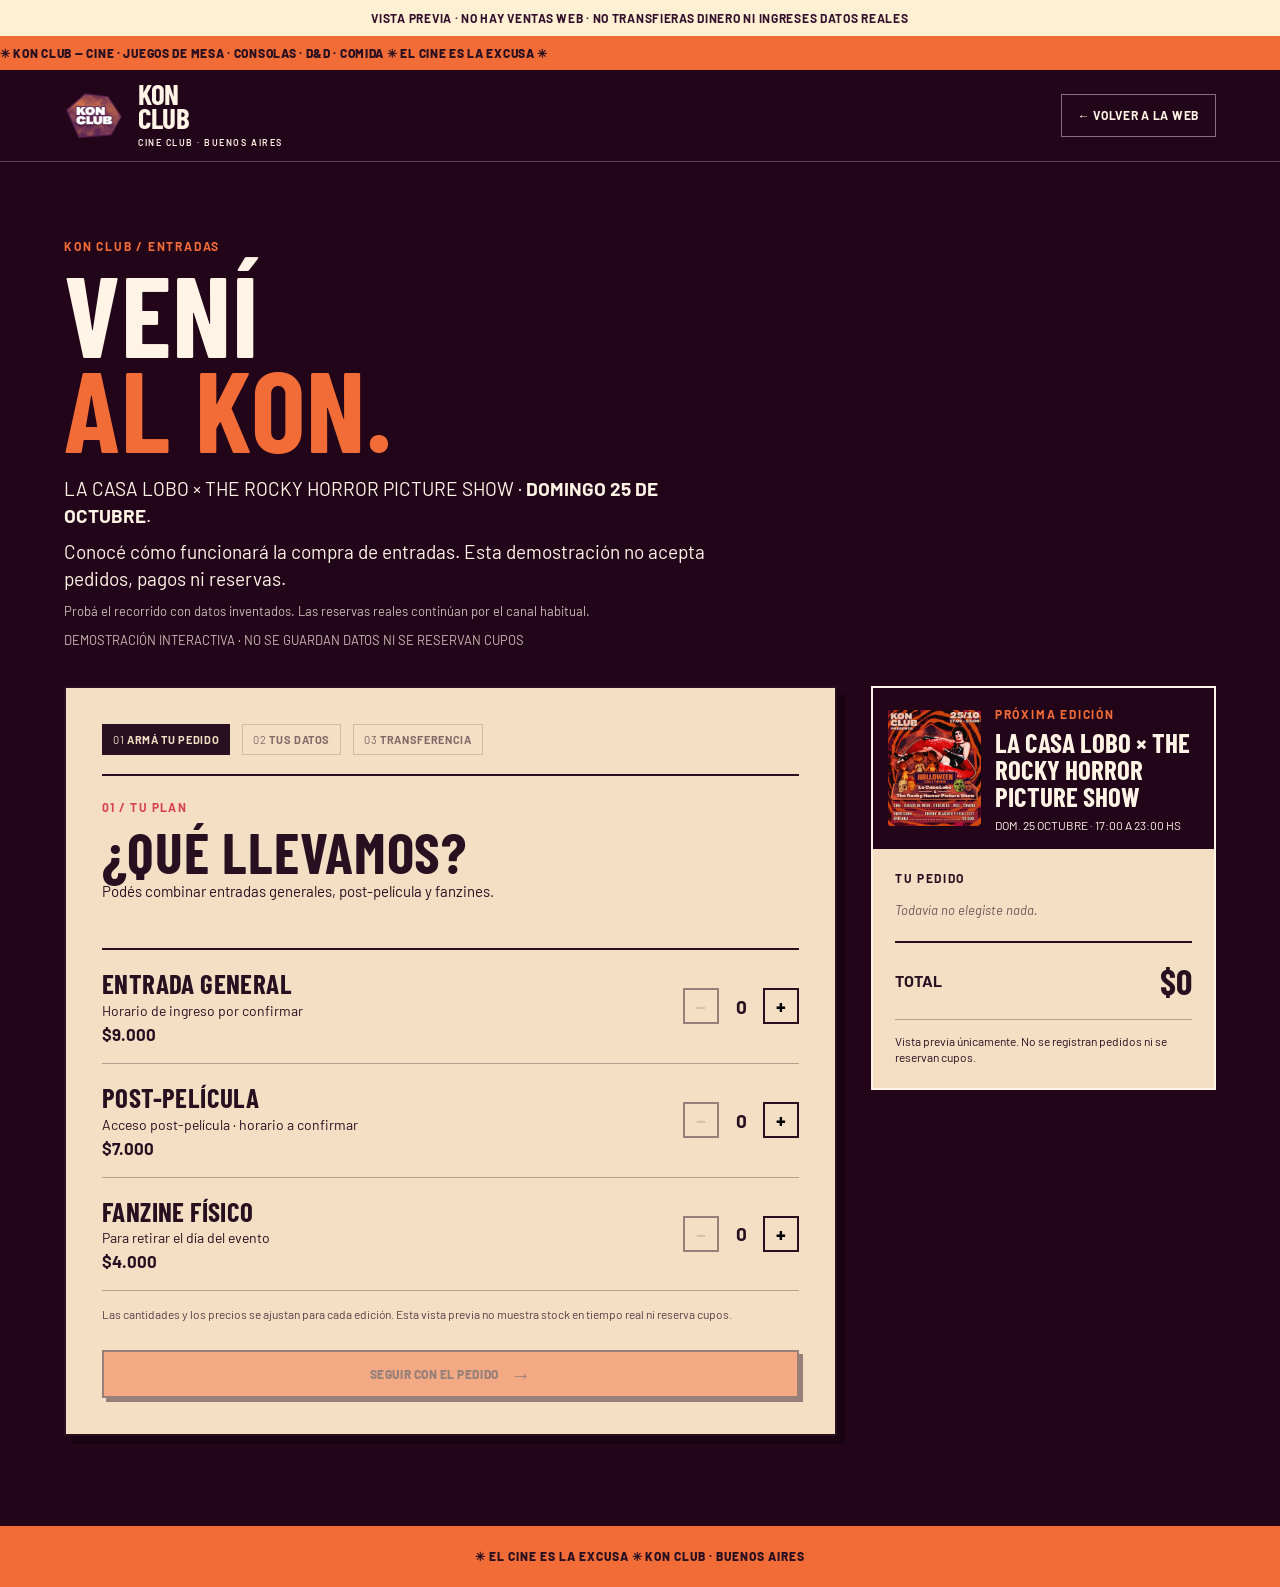
<file: checkout-demo.html>
<!doctype html>
<html lang="es">
<head>
  <meta charset="utf-8">
  <meta name="viewport" content="width=device-width, initial-scale=1">
  <meta name="theme-color" content="#230519">
  <meta name="description" content="Elegí tus entradas y fanzines para la próxima fecha de Kon Club.">
  <title>Entradas — Kon Club</title>
  <link rel="preconnect" href="https://fonts.googleapis.com">
  <link rel="preconnect" href="https://fonts.gstatic.com" crossorigin>
  <link href="https://fonts.googleapis.com/css2?family=Barlow:wght@400;500;600;700&family=Barlow+Condensed:wght@500;600;700&display=swap" rel="stylesheet">
  <link href="css/checkout.css?v=20261020" rel="stylesheet">
  <script src="data/site-config.js" defer></script>
  <script src="data/checkout-preview-config.js?v=20261020" defer></script>
  <script src="js/checkout-preview.js?v=20261020" defer></script>
</head>
<body>
  <div class="preview-banner" id="demoBanner" role="status">VISTA PREVIA · NO HAY VENTAS WEB · NO TRANSFIERAS DINERO NI INGRESES DATOS REALES</div>
  <div class="ticker" aria-hidden="true">✳ KON CLUB — CINE · JUEGOS DE MESA · CONSOLAS · D&amp;D · COMIDA ✳ EL CINE ES LA EXCUSA ✳</div>
  <header class="header">
    <a class="brand" href="./index.html" aria-label="Volver a Kon Club">
      <img id="headerLogo" alt="" src="[data-uri]">
      <span>KON<br>CLUB<small>CINE CLUB · BUENOS AIRES</small></span>
    </a>
    <a class="back" href="./index.html">← VOLVER A LA WEB</a>
  </header>

  <main class="shell">
    <div class="lead">
      <p class="kicker">KON CLUB / ENTRADAS</p>
      <h1>VENÍ<br><em>AL KON.</em></h1>
      <p>LA CASA LOBO × THE ROCKY HORROR PICTURE SHOW · <strong>DOMINGO 25 DE OCTUBRE</strong>.</p>
      <p>Conocé cómo funcionará la compra de entradas. Esta demostración no acepta pedidos, pagos ni reservas.</p>
      <p class="subtle">Probá el recorrido con datos inventados. Las reservas reales continúan por el canal habitual.</p>
      <p class="subtle" id="apiStatus" role="status">CARGANDO CATÁLOGO DE ENTRADAS...</p>
    </div>

    <div class="checkout-grid">
      <section class="checkout" aria-label="Compra de entradas">
        <nav class="steps" aria-label="Pasos de inscripción">
          <span data-step-marker="1" class="is-active">01 <b>ARMÁ TU PEDIDO</b></span>
          <span data-step-marker="2">02 <b>TUS DATOS</b></span>
          <span data-step-marker="3">03 <b>TRANSFERENCIA</b></span>
        </nav>

        <section class="step" data-step="1" aria-labelledby="chooseHeading">
          <div class="heading"><span>01 / TU PLAN</span><h2 id="chooseHeading">¿QUÉ LLEVAMOS?</h2><p>Podés combinar entradas generales, post-película y fanzines.</p></div>
          <div id="products" class="products"></div>
          <p class="hint">Las cantidades y los precios se ajustan para cada edición. Esta vista previa no muestra stock en tiempo real ni reserva cupos.</p>
          <div class="actions"><button type="button" class="primary" id="continueToPay">SEGUIR CON EL PEDIDO <span>→</span></button></div>
        </section>

        <section class="step" data-step="2" aria-labelledby="detailsHeading" hidden>
          <div class="heading"><span>02 / DATOS DEL COMPRADOR</span><h2 id="detailsHeading">¿QUIÉN VIENE?</h2><p>Usá <strong>datos ficticios</strong> para probar esta pantalla. No guardamos ni enviamos tus respuestas.</p></div>
          <form id="orderForm" autocomplete="on">
            <div class="form-fields">
              <label>Nombre y apellido <abbr title="obligatorio">*</abbr><input name="fullName" required autocomplete="name" maxlength="100" placeholder="Tu nombre completo"></label>
              <label>Email <abbr title="obligatorio">*</abbr><input name="email" type="email" required autocomplete="email" maxlength="150" placeholder="tu@email.com"></label>
              <label>Instagram <abbr title="obligatorio">*</abbr><input name="instagram" required maxlength="80" placeholder="@usuario"></label>
              <fieldset><legend>¿Es la primera vez que venís? <abbr title="obligatorio">*</abbr></legend><div class="radio-row"><label><input type="radio" name="firstTime" value="si" required> Sí</label><label><input type="radio" name="firstTime" value="no" required> No</label></div></fieldset>
              <label id="discoveryField" hidden>¿Cómo nos conociste? <abbr title="obligatorio">*</abbr>
                <select name="discovery" id="discovery" disabled>
                  <option value="">Elegí una opción</option>
                  <option value="Publicidad en Instagram">Publicidad en Instagram</option>
                  <option value="Un amigo/a me contó">Un amigo/a me contó</option>
                  <option value="Los encontré por mi cuenta">Los encontré por mi cuenta</option>
                  <option value="Otro">Otro</option>
                </select>
              </label>
              <div class="checkboxline"><label><input type="checkbox" name="consent" required> Entiendo que esta es una demostración sin reservas, pedidos ni pagos.</label></div>
              <p class="hint">Usamos tus datos exclusivamente para gestionar esta inscripción y contactarte por el evento. El comprobante se guarda de forma privada y solo puede consultarlo el equipo autorizado. Para consultas o correcciones, escribinos a <a href="mailto:kon.club@proton.me">kon.club@proton.me</a>.</p>
            </div>
            <p class="hint" id="formError" role="alert" hidden></p>
            <div class="actions"><button type="button" class="secondary" data-back="1">← ANTERIOR</button><button type="submit" class="primary">CONTINUAR LA DEMO <span>→</span></button></div>
          </form>
        </section>

        <section class="step" data-step="3" aria-labelledby="payHeading" hidden>
          <div class="heading"><span>03 / TRANSFERENCIA</span><h2 id="payHeading">TRANSFERÍ Y LISTO.</h2><p>Así se vería el paso de transferencia cuando habilitemos las ventas. <strong>NO hagas ninguna transferencia.</strong></p></div>
          <div class="payment-card">
            <span class="kicker">ALIAS DE REFERENCIA · NO TRANSFERIR</span>
            <div class="alias-line"><strong id="payAlias">KON.CLUB.GL</strong><button type="button" id="copyAlias" class="secondary" disabled title="Las transferencias están deshabilitadas">DEMO</button></div>
            <div class="total-line"><span>TOTAL DEL PEDIDO</span><strong id="payTotal">$0</strong></div>
            <p class="hint" id="registeredCode">La inscripción definitiva se confirma después de verificar el pago.</p>
            <p>La transferencia es manual. <strong>Un comprobante por sí solo no confirma la acreditación bancaria.</strong></p>
          </div>
          <div class="demo-note" id="paymentNotice"><strong>SOLO VISTA PREVIA.</strong> No hagas transferencias. No se realiza ninguna reserva.</div>
          <form id="proofForm">
            <div class="form-fields" style="margin-top:20px">
              <div class="demo-note">En la venta real, acá podrás adjuntar el comprobante. Esta demostración no permite subir archivos.</div>
            </div>
            <p class="hint" id="proofError" role="alert" hidden></p>
            <div class="actions"><button type="button" class="secondary" id="returnToDetails" data-back="2">← DATOS</button><button type="submit" class="primary">VER RESUMEN SIMULADO <span>→</span></button></div>
          </form>
        </section>

        <section class="step" data-step="4" aria-labelledby="completeHeading" hidden>
          <div class="heading"><span>VISTA PREVIA / NO ENVIADO</span><h2 id="completeHeading">ASÍ QUEDARÍA.</h2><p>Revisá tu pedido. <strong>No se guardó ni envió ningún dato. Esto no constituye una reserva.</strong></p></div>
          <div id="confirmation" class="confirmation"></div>
          <div class="demo-note" id="completionNotice"><strong>DEMO COMPLETADA.</strong> No se registró un pedido, no se hizo ningún cobro y no se reservó ningún cupo.</div>
          <div class="actions"><button type="button" class="secondary" data-back="3">← CORREGIR</button><a class="primary as-link" href="./index.html">VOLVER AL KON <span>↗</span></a></div>
        </section>
      </section>

      <aside class="summary" aria-label="Resumen del pedido">
        <div class="event">
          <img id="poster" alt="Flyer de la edición activa" src="[data-uri]">
          <div><span class="kicker">PRÓXIMA EDICIÓN</span><h3 id="eventTitle">KON CLUB</h3><p id="eventDate"></p></div>
        </div>
        <div class="summary-body">
          <h3>TU PEDIDO</h3>
          <div id="summaryLines" aria-live="polite"></div>
          <div class="summary-total"><span>TOTAL</span><strong id="summaryTotal">$0</strong></div>
          <p class="summary-foot">Vista previa únicamente. No se registran pedidos ni se reservan cupos.</p>
        </div>
      </aside>
    </div>
  </main>
  <footer>✳ EL CINE ES LA EXCUSA ✳ KON CLUB · BUENOS AIRES</footer>
</body>
</html>
</file>
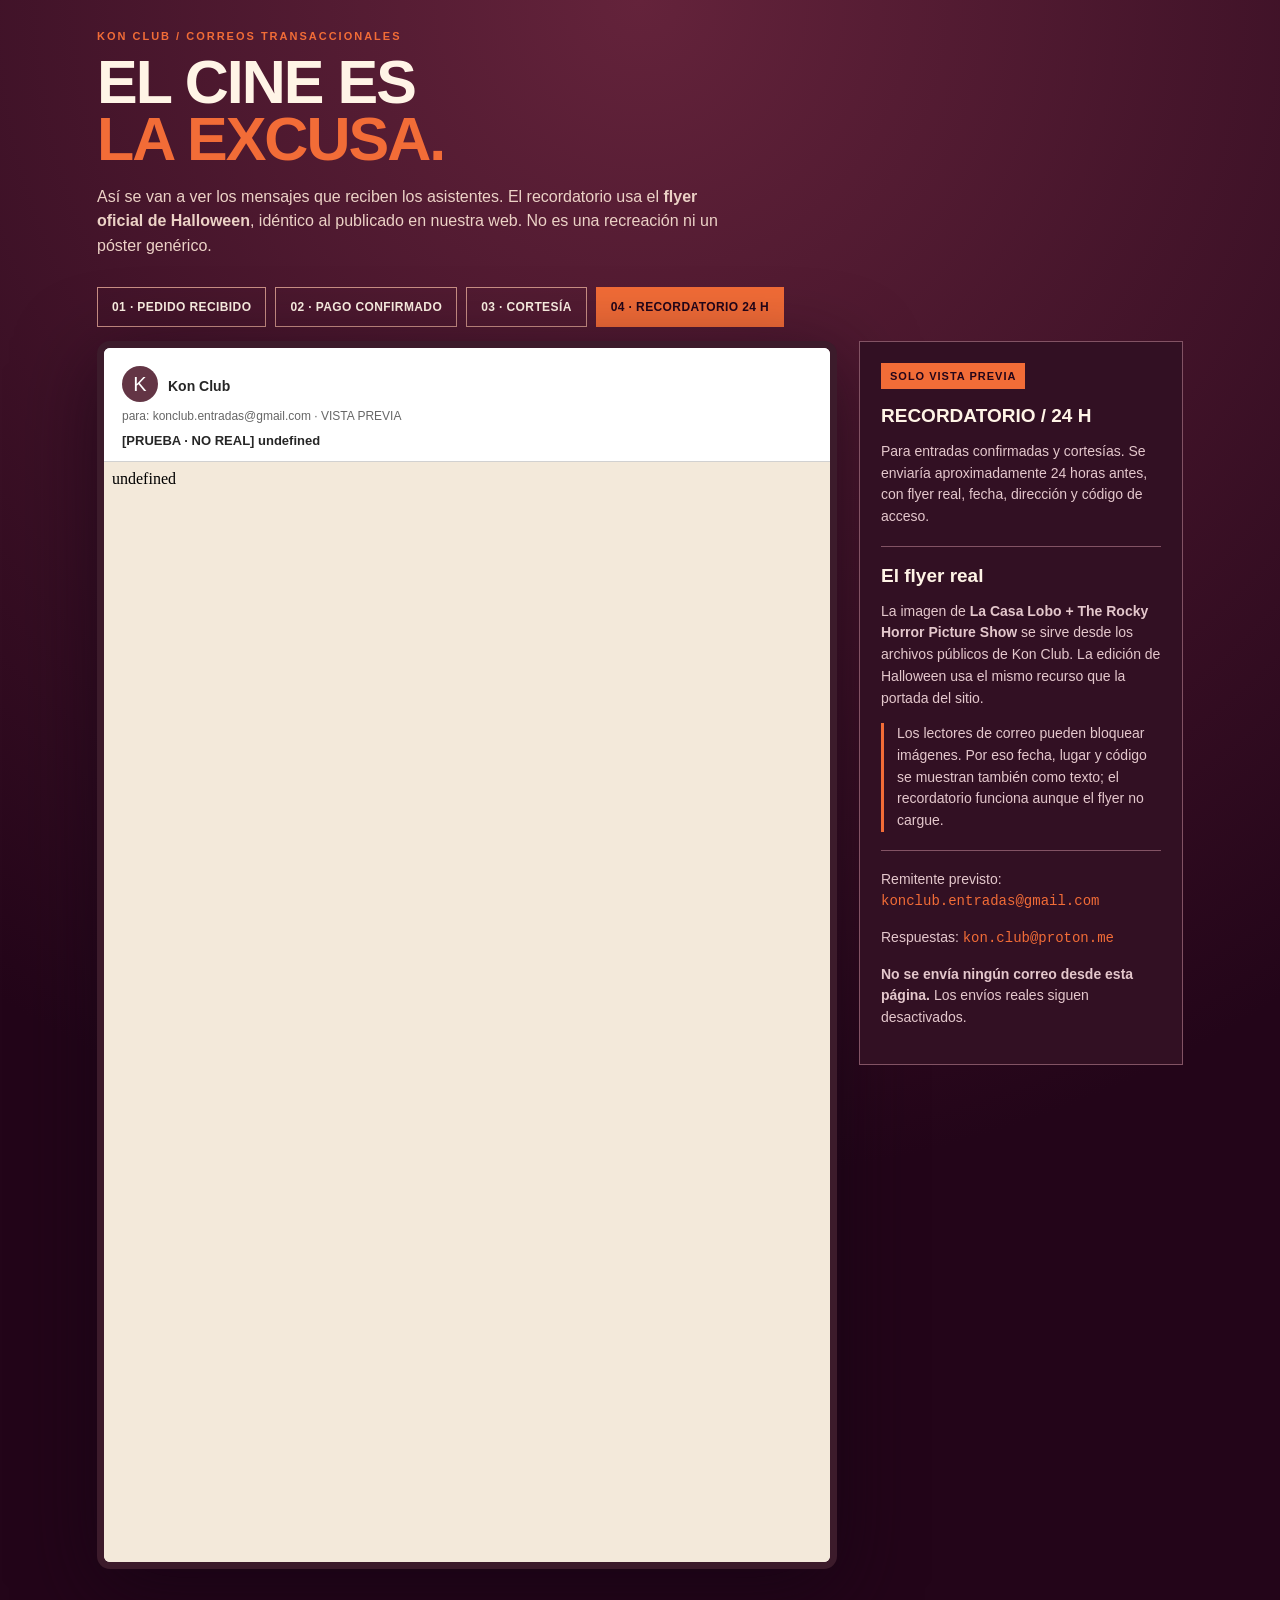
<file: mail-preview.html>
<!doctype html>
<html lang="es">
<head>
<meta charset="utf-8">
<meta name="viewport" content="width=device-width,initial-scale=1">
<meta name="robots" content="noindex,nofollow">
<title>Correos de Kon Club · Vista previa</title>
<style>
:root{font-family:Arial,Helvetica,sans-serif;color:#fff4e6;background:#230519}
*{box-sizing:border-box}
body{margin:0;min-height:100vh;background:radial-gradient(circle at top,#64233b 0%,#230519 70%)}
header{max-width:1130px;margin:0 auto;padding:30px 22px 12px}
.kicker{font-size:11px;letter-spacing:2px;font-weight:900;color:#f26c37}
h1{font-size:clamp(32px,5vw,61px);font-weight:900;line-height:.94;letter-spacing:-2px;margin:12px 0}
h1 em{color:#f26c37;font-style:normal}
p{line-height:1.55}
header p{max-width:640px;color:#ecd2c6}
.topbar{max-width:1130px;margin:0 auto;padding:0 22px;display:flex;flex-wrap:wrap;gap:9px}
.tab{font-family:inherit;cursor:pointer;border:1px solid #ca8f85;padding:12px 14px;background:transparent;color:#fff4e6;font-size:12px;font-weight:800;letter-spacing:.4px}
.tab[aria-selected="true"]{background:#f26c37;color:#230519;border-color:#f26c37}
.workspace{max-width:1130px;margin:14px auto 42px;padding:0 22px;display:grid;grid-template-columns:minmax(0,740px) 1fr;gap:22px;align-items:start}
.mock{background:#f7f7f7;border:7px solid #3c1b2b;border-radius:13px;overflow:hidden;box-shadow:0 20px 80px #140513aa;color:#333}
.mailhead{background:#fff;padding:18px 18px 13px;border-bottom:1px solid #d1d1d1}
.mailhead .circle{display:inline-grid;place-items:center;width:36px;height:36px;background:#633545;color:#fff;border-radius:50%;font-size:20px;margin-right:10px}
.mailhead .sender{font-size:14px;font-weight:800;color:#262626}
.mailhead .meta{margin:7px 0;color:#666;font-size:12px}
.mailhead .subject{font-size:13px;color:#262626;margin-top:10px;font-weight:700}
iframe{width:100%;height:1100px;border:0;display:block;background:#f3e9da}
.side{border:1px solid #825364;background:#321023;padding:21px}
.side h2{font-size:19px;margin:0 0 12px}
.side p,.side li{font-size:14px;color:#e4c7cc;line-height:1.55}
.side code{color:#f26c37;overflow-wrap:anywhere}
.line{margin:18px 0;height:1px;background:#825364}
.pill{display:inline-block;color:#230519;background:#f26c37;font-size:11px;letter-spacing:1px;font-weight:900;padding:7px 9px}
.note{border-left:3px solid #f26c37;padding-left:13px}
@media(max-width:880px){.workspace{grid-template-columns:1fr}iframe{height:1000px}.side{order:-1}}
</style>
</head>
<body>
<header>
 <div class="kicker">KON CLUB / CORREOS TRANSACCIONALES</div>
 <h1>EL CINE ES<br><em>LA EXCUSA.</em></h1>
 <p>Así se van a ver los mensajes que reciben los asistentes. El recordatorio usa el <strong>flyer oficial de Halloween</strong>, idéntico al publicado en nuestra web. No es una recreación ni un póster genérico.</p>
</header>
<nav class="topbar" aria-label="Elegir correo para previsualizar">
 <button class="tab" type="button" data-kind="received" aria-selected="false">01 · PEDIDO RECIBIDO</button>
 <button class="tab" type="button" data-kind="verified" aria-selected="false">02 · PAGO CONFIRMADO</button>
 <button class="tab" type="button" data-kind="courtesy" aria-selected="false">03 · CORTESÍA</button>
 <button class="tab" type="button" data-kind="reminder" aria-selected="true">04 · RECORDATORIO 24 H</button>
</nav>
<main class="workspace">
 <section class="mock" aria-label="Vista del correo">
  <div class="mailhead">
   <div><span class="circle">K</span><span class="sender">Kon Club</span></div>
   <div class="meta">para: konclub.entradas@gmail.com · VISTA PREVIA</div>
   <div class="subject" id="subjectLine"></div>
  </div>
  <iframe title="Contenido visual del correo" id="emailFrame" sandbox="allow-same-origin"></iframe>
 </section>
 <aside class="side">
  <span class="pill">SOLO VISTA PREVIA</span>
  <h2 id="infoTitle" style="margin-top:16px">RECORDATORIO / 24 H</h2>
  <p id="infoText">Se mandaría solo a quienes ya tengan entrada confirmada o una cortesía aprobada, alrededor de 24 horas antes del comienzo.</p>
  <div class="line"></div>
  <h2>El flyer real</h2>
  <p>La imagen de <strong>La Casa Lobo + The Rocky Horror Picture Show</strong> se sirve desde los archivos públicos de Kon Club. La edición de Halloween usa el mismo recurso que la portada del sitio.</p>
  <p class="note">Los lectores de correo pueden bloquear imágenes. Por eso fecha, lugar y código se muestran también como texto; el recordatorio funciona aunque el flyer no cargue.</p>
  <div class="line"></div>
  <p>Remitente previsto: <code>konclub.entradas@gmail.com</code></p>
  <p>Respuestas: <code>kon.club@proton.me</code></p>
  <p><strong>No se envía ningún correo desde esta página.</strong> Los envíos reales siguen desactivados.</p>
 </aside>
</main>
<script type="module">
import {formatKonMail} from "./supabase/functions/kon-tickets/mail-template.js";
const sample={
 name:"PRUEBA KON CLUB",code:"PRUEBA-NO-REAL",
 items:[{label:"ENTRADA GENERAL",quantity:1},{label:"FANZINE",quantity:1}],
 total:13000,received:13000,event_slug:"halloween",
 event_title:"LA CASA LOBO × THE ROCKY HORROR PICTURE SHOW",
 starts_at:"2026-10-25T20:00:00Z",
 address:"VIRREY OLAGUER Y FELIÚ 3121 · BUENOS AIRES",
 alias:"NO.TRANSFERIR",test:true
};
const copy={
 received:["PEDIDO RECIBIDO","El pedido queda pendiente hasta verificar la transferencia; no representa una entrada confirmada."],
 verified:["ENTRADA CONFIRMADA","El correo muestra el importe ya acreditado, el código y el detalle del pedido."],
 courtesy:["INVITACIÓN DE CORTESÍA","Se confirma la entrada sin mencionar transferencias ni precios."],
 reminder:["RECORDATORIO / 24 H","Para entradas confirmadas y cortesías. Se enviaría aproximadamente 24 horas antes, con flyer real, fecha, dirección y código de acceso."]
};
function render(kind){
 const message=formatKonMail({...sample,kind});
 document.getElementById("subjectLine").textContent="[PRUEBA · NO REAL] "+message.subject;
 document.getElementById("emailFrame").srcdoc=message.html;
 document.getElementById("infoTitle").textContent=copy[kind][0];
 document.getElementById("infoText").textContent=copy[kind][1];
 document.querySelectorAll("[data-kind]").forEach(btn=>btn.setAttribute("aria-selected",String(btn.dataset.kind===kind)));
}
document.querySelectorAll("[data-kind]").forEach(b=>b.addEventListener("click",()=>render(b.dataset.kind)));
render("reminder");
</script>
</body>
</html>
</file>
<file: css/checkout.css>
:root{--bg:#26150f;--on:#fff1dd;--paper:#e9c7a1;--ink:#2d170f;--accent:#f07832;--secondary:#ad4829}
*{box-sizing:border-box}html{scroll-behavior:smooth}body{margin:0;font-family:'Barlow',Arial,sans-serif;color:var(--on);background:var(--bg)}button,input{font:inherit}button{cursor:pointer}button:disabled{cursor:not-allowed;opacity:.45}a{color:inherit;text-decoration:none}a:focus-visible,button:focus-visible,input:focus-visible{outline:3px solid var(--accent);outline-offset:3px}button{border-radius:0}
[hidden]{display:none!important}.preview-banner{padding:9px 16px;background:#fff0d4;color:#34102d;font-size:12px;font-weight:700;line-height:1.5;text-align:center;letter-spacing:.06em}
.ticker{height:34px;background:var(--accent);color:var(--ink);overflow:hidden;white-space:nowrap;display:flex;align-items:center;letter-spacing:.06em;font-size:12px;font-weight:800}.ticker-track{display:flex;flex:0 0 auto;width:max-content;animation:checkout-ticker-scroll 28s linear infinite;will-change:transform}.ticker-track span{display:block;flex:0 0 auto;padding-right:24px}@keyframes checkout-ticker-scroll{to{transform:translateX(-50%)}}
.header{height:92px;padding:10px clamp(20px,5vw,100px);display:flex;align-items:center;justify-content:space-between;border-bottom:1px solid #ffffff42}
.brand{display:flex;align-items:center;gap:13px}.brand img{width:61px;height:58px;object-fit:contain}.brand span{font:700 29px/.82 'Barlow Condensed',Arial,sans-serif;letter-spacing:-.01em}.brand small{display:block;font:600 9px/1.3 'Barlow',Arial,sans-serif;letter-spacing:.17em;margin-top:7px}.back{border:1px solid #ffffff70;padding:13px 16px;font-weight:700;font-size:12px;letter-spacing:.06em}.back:hover{background:var(--accent);color:var(--ink)}
.shell{max-width:1440px;margin:auto;padding:clamp(40px,6vw,80px) clamp(20px,5vw,78px) 90px}
.lead{margin-bottom:37px}.kicker,.lead .kicker{font-size:12px;letter-spacing:.15em;font-weight:700;color:var(--accent);margin:0 0 12px}.lead h1{font:700 clamp(76px,9vw,144px)/.83 'Barlow Condensed',Arial,sans-serif;letter-spacing:.008em;margin:0 0 20px}.lead h1 em{font-style:normal;color:var(--accent)}.lead p:not(.kicker){font-size:19px;margin:0 0 10px;max-width:680px;line-height:1.4}.lead p.subtle{font-size:13px;opacity:.76}
.checkout-grid{display:grid;grid-template-columns:minmax(0,1fr) 345px;gap:34px;align-items:start}
.checkout{background:var(--paper);color:var(--ink);padding:clamp(18px,3vw,36px);border:2px solid var(--ink);box-shadow:8px 8px 0 #0005}
.steps{display:flex;gap:12px;flex-wrap:wrap;padding-bottom:19px;border-bottom:2px solid var(--ink);margin-bottom:28px}.steps span{font-size:11px;letter-spacing:.06em;padding:8px 10px;border:1px solid #3410214d;opacity:.56;line-height:1.2}.steps span b{font-weight:700}.steps span.is-active{background:var(--ink);color:var(--paper);opacity:1;border-color:var(--ink)}.steps span.is-done{opacity:1}
.heading>span{font-weight:700;font-size:12px;letter-spacing:.12em;color:var(--secondary)}.heading h2{font:700 clamp(37px,4.5vw,61px)/1.02 'Barlow Condensed',Arial,sans-serif;letter-spacing:.015em;margin:8px 0 9px}.heading p{font-size:15px;line-height:1.43;margin:0 0 22px;max-width:690px}
.products{border-top:2px solid var(--ink)}.product{display:flex;align-items:center;justify-content:space-between;gap:15px;padding:19px 0;border-bottom:1px solid #34102150}.product-info h3{margin:0;font:700 27px/1.1 'Barlow Condensed',Arial,sans-serif;letter-spacing:.015em}.product-info p{margin:3px 0 5px;font-size:14px}.product-info strong{font-size:17px}.counter{display:flex;align-items:center;gap:10px;flex-shrink:0}.counter button{width:36px;height:36px;background:transparent;border:2px solid var(--ink);font-weight:700;font-size:20px}.counter button:not(:disabled):hover{background:var(--accent)}.counter output{font-weight:700;text-align:center;min-width:24px;font-size:19px}
.hint{font-size:12px;line-height:1.45;opacity:.76;margin:15px 0}
.actions{display:flex;gap:12px;justify-content:space-between;flex-wrap:wrap;margin-top:26px}.primary,.secondary{font-weight:800;letter-spacing:.045em;font-size:12px;border:2px solid var(--ink);padding:14px 18px;display:inline-flex;align-items:center;justify-content:center;gap:12px;text-decoration:none}.primary{background:var(--accent);color:var(--ink);flex:1;box-shadow:4px 4px 0 var(--ink)}.primary:hover{filter:brightness(.95)}.secondary{background:transparent;color:var(--ink)}.secondary:hover{background:#eee0cb}.primary span{font-size:20px;line-height:.8}.as-link{box-shadow:4px 4px 0 var(--ink)}
.payment-card{border:2px solid var(--ink);padding:22px;background:#fff8ec}.payment-card .kicker{color:var(--ink)}.alias-line{display:flex;gap:15px;align-items:center;justify-content:space-between;flex-wrap:wrap}.alias-line strong{font:700 clamp(24px,3vw,42px) 'Barlow Condensed',Arial,sans-serif;letter-spacing:.03em;overflow-wrap:anywhere}.alias-line .secondary{padding:10px 12px}.total-line{border-block:1px solid #34102170;display:flex;justify-content:space-between;gap:12px;align-items:center;margin:22px 0;padding:18px 0}.total-line span{font-size:12px;font-weight:800;letter-spacing:.08em}.total-line strong{font:700 38px 'Barlow Condensed',Arial,sans-serif}.payment-card>p{font-size:14px;line-height:1.48;margin:0}.demo-note{margin-top:17px;border-left:5px solid var(--secondary);background:#efdacc;padding:14px 17px;font-size:13px;line-height:1.5}
.form-fields{display:grid;grid-template-columns:1fr 1fr;gap:18px}.form-fields>label,.form-fields fieldset{font-size:14px;font-weight:700;display:flex;flex-direction:column;gap:8px}.form-fields input:not([type=radio]):not([type=checkbox]):not([type=file]){background:#fffaf2;border:2px solid #3410218c;border-radius:0;padding:13px;color:var(--ink);width:100%}.form-fields abbr{text-decoration:none;color:#ae2e3b}.form-fields fieldset{border:1px solid #34102175;padding:12px;grid-column:1/-1}.form-fields fieldset legend{padding:0 8px}.radio-row{display:flex;gap:28px}.radio-row label{display:inline-flex;align-items:center;gap:8px;font-weight:600}.radio-row input,.checkboxline input{accent-color:var(--secondary);width:18px;height:18px}.form-fields .file-field{grid-column:1/-1;background:#fff7eb;border:2px dashed #3410219c;padding:18px}.form-fields .file-field input{max-width:100%;font-size:13px}.file-field small{font-weight:400;font-size:12px;opacity:.7}.checkboxline{grid-column:1/-1;font-weight:400;font-size:13px}.checkboxline label{display:flex;align-items:start;gap:12px;line-height:1.4}.confirmation{background:#fff7eb;border:2px solid var(--ink);padding:20px}.confirmation h3{font:700 29px 'Barlow Condensed',Arial,sans-serif;margin:0 0 7px}.confirmation p{line-height:1.5;margin:5px 0;overflow-wrap:anywhere}
.summary{position:sticky;top:15px;border:2px solid var(--on);background:var(--paper);color:var(--ink)}.event{background:var(--bg);color:var(--on);display:flex;gap:14px;padding:15px;align-items:center}.event img{width:93px;height:116px;object-fit:contain;background:#1d1418}.event h3{font:700 27px/1 'Barlow Condensed',Arial,sans-serif;margin:7px 0}.event p{font-size:12px;margin:0;line-height:1.4}.summary-body{padding:22px}.summary-body>h3{font-size:12px;letter-spacing:.14em;margin:0 0 17px}.summary-line{display:flex;justify-content:space-between;gap:8px;font-size:13px;padding:8px 0;border-bottom:1px solid #34102130}.summary-line b{white-space:nowrap}.empty{font-size:13px;opacity:.65;font-style:italic;margin-bottom:19px}.summary-total{margin-top:23px;border-top:2px solid var(--ink);padding-top:16px;display:flex;align-items:center;justify-content:space-between;font-weight:700}.summary-total strong{font:700 36px 'Barlow Condensed',Arial,sans-serif}.summary-foot{border-top:1px solid #34102150;margin:17px 0 0;padding-top:13px;font-size:12px;line-height:1.4}
footer{text-align:center;padding:23px;background:var(--accent);color:var(--ink);font-weight:800;letter-spacing:.08em;font-size:12px}
@media(max-width:950px){.checkout-grid{grid-template-columns:1fr}.summary{position:static;order:-1}.checkout-grid:has(.step[data-step="1"]:not([hidden])) .summary{order:0}.event{align-items:start}.summary-body{padding:16px 20px}.lead h1{font-size:clamp(69px,10vw,105px)}}
@media(max-width:550px){.preview-banner{font-size:10px;padding:8px 12px}.ticker{font-size:10px}.header{height:74px;padding:9px 17px}.brand img{width:46px;height:45px}.brand span{font-size:23px}.brand small{font-size:7px;letter-spacing:.08em}.back{font-size:10px;padding:11px}.shell{padding:34px 15px 56px}.lead{margin-bottom:25px}.lead h1{font-size:clamp(66px,17vw,95px)}.lead p:not(.kicker){font-size:15px}.checkout{padding:16px 13px;box-shadow:4px 4px 0 #0005}.steps{gap:5px;justify-content:space-between}.steps span{font-size:10px;padding:8px 6px}.steps span b{display:none}.product-info h3{font-size:23px}.product-info p{font-size:12px}.counter{gap:6px}.counter button{width:33px;height:33px}.form-fields{grid-template-columns:1fr}.form-fields fieldset,.form-fields .file-field,.checkboxline{grid-column:1}.actions .secondary{flex-basis:100%}.actions .primary{min-height:46px}.event img{width:68px;height:90px}.event h3{font-size:22px}}
@media(prefers-reduced-motion:reduce){*,*:before,*:after{scroll-behavior:auto!important}}

/* Campo condicional del formulario histórico de Kon Club. */
.form-fields select{background:#fffaf2;border:2px solid #3410218c;border-radius:0;padding:13px;color:var(--ink);width:100%;font:inherit}

/* Disponibilidad agotada — edición Tony */
.product.is-sold-out{opacity:.7;background:repeating-linear-gradient(-45deg,transparent 0,transparent 16px,rgba(0,0,0,.035) 16px,rgba(0,0,0,.035) 18px)}
.product.is-sold-out .product-info>strong{text-decoration:line-through;opacity:.6}
.sold-out-badge{display:inline-block;margin-top:10px;padding:6px 10px;border:2px solid currentColor;font-size:12px;font-weight:900;letter-spacing:.12em}

/* Checkout paso 01: centrar el encabezado entre la línea de pasos y la de productos. */
.checkout:has(.step[data-step="1"]:not([hidden])) .steps{margin-bottom:0}
.step[data-step="1"] > .heading{
  text-align:left;
  padding:24px 0;
}
.step[data-step="1"] > .heading h2{margin:8px 0 0}

/* Paso 01: etiqueta y título alineados al margen izquierdo. */
.step[data-step="1"] > .heading > span{display:block;text-align:left}

/* Identificador editorial discreto de la entrada de doble función. */
.product-feature-badge{
  display:inline-block;
  width:max-content;
  max-width:100%;
  margin:0 0 9px;
  padding:6px 10px 5px;
  background:#653827;
  color:#fff1dd;
  font-size:10px;
  font-weight:800;
  letter-spacing:.11em;
  line-height:1.15;
}
</file>
